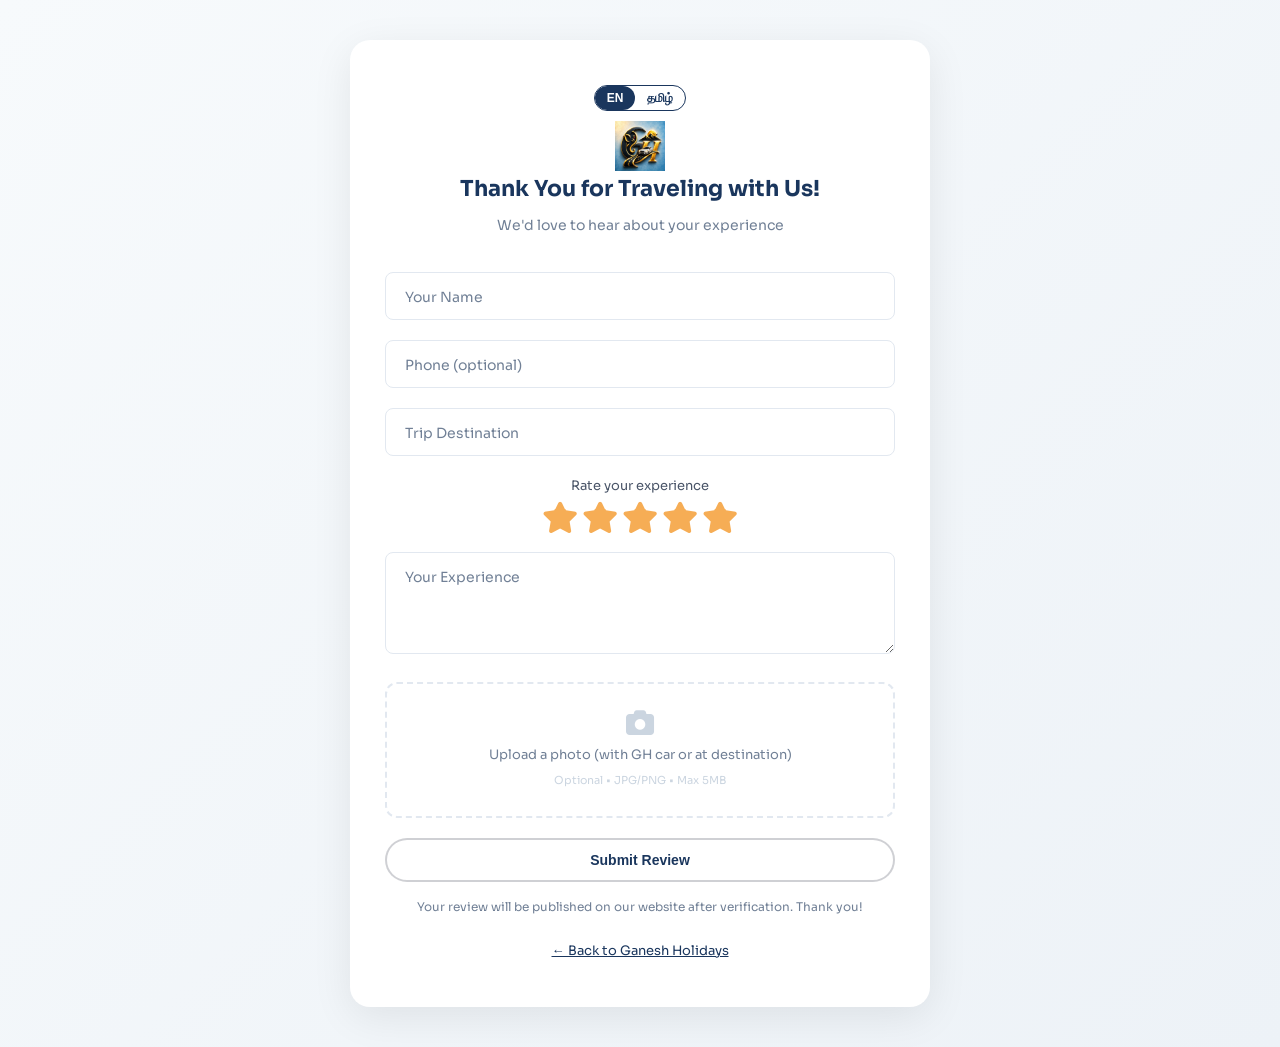
<file: review.html>
<!DOCTYPE html>
<html lang="en">
<head>
    <meta charset="UTF-8">
    <meta name="viewport" content="width=device-width, initial-scale=1.0">
    <title>Share Your Experience - Ganesh Holidays</title>
    <meta name="description" content="Share your travel experience with Ganesh Holidays. Your feedback helps us serve you better.">
    <link rel="icon" type="image/svg+xml" href="assets/favicon.svg">
    <link href="https://fonts.googleapis.com/css2?family=Sora:wght@300;400;600;700&family=Noto+Sans+Tamil:wght@300;400;600;700&display=swap" rel="stylesheet">
    <link rel="stylesheet" href="https://cdnjs.cloudflare.com/ajax/libs/font-awesome/6.5.1/css/all.min.css">
    <link rel="stylesheet" href="css/style.css">
    <style>
        .review-page {
            min-height: 100vh;
            background: linear-gradient(135deg, #f7fafc 0%, #edf2f7 100%);
            padding: 40px 20px;
            display: flex;
            align-items: center;
            justify-content: center;
        }
        .review-container {
            max-width: 580px;
            width: 100%;
            background: white;
            border-radius: 20px;
            padding: 45px 35px;
            box-shadow: 0 10px 40px rgba(0,0,0,0.08);
        }
        .review-header {
            text-align: center;
            margin-bottom: 35px;
        }
        .review-header .icon {
            font-size: 40px;
            margin-bottom: 12px;
        }
        .review-header h1 {
            font-size: 22px;
            color: var(--blue-dark);
            margin-bottom: 8px;
        }
        .review-header p {
            font-size: 14px;
            color: var(--gray-500);
        }
        .review-form {
            display: flex;
            flex-direction: column;
            gap: 20px;
        }
        .star-rating {
            text-align: center;
        }
        .star-rating label {
            font-size: 13px;
            color: var(--gray-600);
            display: block;
            margin-bottom: 8px;
        }
        .stars {
            display: flex;
            justify-content: center;
            gap: 8px;
        }
        .stars i {
            font-size: 28px;
            color: var(--gray-200);
            cursor: pointer;
            transition: color 0.2s, transform 0.2s;
        }
        .stars i:hover,
        .stars i.active {
            color: var(--gold);
            transform: scale(1.15);
        }
        .photo-upload {
            border: 2px dashed var(--gray-200);
            border-radius: var(--radius-md);
            padding: 25px;
            text-align: center;
            cursor: pointer;
            transition: var(--transition);
        }
        .photo-upload:hover {
            border-color: var(--gold);
            background: #fffbf5;
        }
        .photo-upload i {
            font-size: 28px;
            color: var(--gray-300);
            margin-bottom: 8px;
        }
        .photo-upload p {
            font-size: 13px;
            color: var(--gray-500);
        }
        .photo-upload small {
            font-size: 11px;
            color: var(--gray-300);
        }
        .review-lang {
            display: flex;
            justify-content: center;
            margin-bottom: 10px;
        }
        .review-lang .lang-toggle {
            background: transparent;
            border: 1px solid var(--blue-dark);
        }
        .review-lang .lang-btn {
            color: var(--blue-dark);
        }
        .review-lang .lang-btn.active {
            background: var(--blue-dark);
            color: #ffffff;
            border-radius: 18px;
        }
        .review-note {
            text-align: center;
            font-size: 12px;
            color: var(--gray-500);
            margin-top: 15px;
        }
        .back-link {
            text-align: center;
            margin-top: 20px;
        }
        .back-link a {
            color: var(--blue-dark);
            font-size: 13px;
            text-decoration: underline;
        }
    </style>
</head>
<body>
    <div class="review-page">
        <div class="review-container">
            <div class="review-lang">
                <div class="lang-toggle">
                    <button class="lang-btn active" data-lang="en">EN</button>
                    <button class="lang-btn" data-lang="ta">தமிழ்</button>
                </div>
            </div>

            <div class="review-header">
                <div class="icon" style="width:50px; height:50px; margin:0 auto;"><img src="assets/logo.jpg" alt="Ganesh Holidays" style="width:100%; height:100%; object-fit:contain;"></div>
                <h1 data-i18n="review.page.title">Thank You for Traveling with Us!</h1>
                <p data-i18n="review.page.subtitle">We'd love to hear about your experience</p>
            </div>

            <form class="review-form" id="reviewForm">
                <div class="form-group">
                    <input type="text" name="name" required placeholder=" " id="revName">
                    <label for="revName" data-i18n="review.form.name">Your Name</label>
                </div>

                <div class="form-group">
                    <input type="tel" name="phone" placeholder=" " id="revPhone">
                    <label for="revPhone" data-i18n="review.form.phone">Phone (optional)</label>
                </div>

                <div class="form-group">
                    <input type="text" name="destination" required placeholder=" " id="revDest">
                    <label for="revDest" data-i18n="review.form.destination">Trip Destination</label>
                </div>

                <div class="star-rating">
                    <label data-i18n="review.form.rating">Rate your experience</label>
                    <div class="stars" id="starRating">
                        <i class="fas fa-star" data-rating="1"></i>
                        <i class="fas fa-star" data-rating="2"></i>
                        <i class="fas fa-star" data-rating="3"></i>
                        <i class="fas fa-star" data-rating="4"></i>
                        <i class="fas fa-star" data-rating="5"></i>
                    </div>
                    <input type="hidden" name="rating" id="ratingValue" value="5">
                </div>

                <div class="form-group">
                    <textarea name="feedback" rows="4" required placeholder=" " id="revFeedback"></textarea>
                    <label for="revFeedback" data-i18n="review.form.feedback">Your Experience</label>
                </div>

                <div class="photo-upload" id="photoUpload">
                    <i class="fas fa-camera"></i>
                    <p data-i18n="review.form.photo">Upload a photo (with GH car or at destination)</p>
                    <small data-i18n="review.form.photoHint">Optional • JPG/PNG • Max 5MB</small>
                    <input type="file" name="photo" accept="image/*" style="display:none" id="photoInput">
                </div>

                <button type="submit" class="btn btn-primary btn-full" data-i18n="review.form.submit">Submit Review</button>
            </form>

            <p class="review-note" data-i18n="review.form.note">Your review will be published on our website after verification. Thank you!</p>

            <div class="back-link">
                <a href="/" data-i18n="review.back">← Back to Ganesh Holidays</a>
            </div>
        </div>
    </div>

    <script src="js/i18n.js"></script>
    <script>
        // === GOOGLE APPS SCRIPT URL ===
        // Replace this with your actual Apps Script Web App URL after setup
        const APPS_SCRIPT_URL = 'https://script.google.com/macros/s/AKfycby-KUQsQT21ieeWNWbKTj8OyLINmpC22OXIfVM3VmKEwPEM1FkbX4XTpqd12YRw6a6jEQ/exec';

        // Star rating interaction
        const stars = document.querySelectorAll('#starRating i');
        const ratingInput = document.getElementById('ratingValue');

        stars.forEach(star => {
            star.addEventListener('click', () => {
                const rating = star.getAttribute('data-rating');
                ratingInput.value = rating;

                stars.forEach((s, index) => {
                    if (index < rating) {
                        s.classList.add('active');
                    } else {
                        s.classList.remove('active');
                    }
                });
            });

            star.addEventListener('mouseenter', () => {
                const rating = star.getAttribute('data-rating');
                stars.forEach((s, index) => {
                    if (index < rating) {
                        s.style.color = 'var(--gold)';
                    } else {
                        s.style.color = '';
                    }
                });
            });
        });

        document.getElementById('starRating').addEventListener('mouseleave', () => {
            const currentRating = ratingInput.value;
            stars.forEach((s, index) => {
                s.style.color = '';
                if (index < currentRating) {
                    s.classList.add('active');
                }
            });
        });

        // Set all stars active by default (rating 5)
        stars.forEach(s => s.classList.add('active'));

        // Photo upload click
        document.getElementById('photoUpload').addEventListener('click', () => {
            document.getElementById('photoInput').click();
        });

        document.getElementById('photoInput').addEventListener('change', (e) => {
            if (e.target.files.length > 0) {
                const fileName = e.target.files[0].name;
                document.querySelector('#photoUpload p').textContent = '\u2705 ' + fileName;
            }
        });

        // Form submission — sends data to Google Apps Script
        document.getElementById('reviewForm').addEventListener('submit', (e) => {
            e.preventDefault();

            const submitBtn = e.target.querySelector('button[type="submit"]');
            const originalText = submitBtn.textContent;
            submitBtn.textContent = 'Submitting...';
            submitBtn.disabled = true;

            const reviewData = {
                name: document.getElementById('revName').value.trim(),
                phone: document.getElementById('revPhone').value.trim(),
                destination: document.getElementById('revDest').value.trim(),
                rating: ratingInput.value,
                feedback: document.getElementById('revFeedback').value.trim()
            };

            // Validate inputs
            if (!reviewData.name || !reviewData.destination || !reviewData.feedback) {
                submitBtn.textContent = originalText;
                submitBtn.disabled = false;
                alert('Please fill in all required fields.');
                return;
            }

            fetch(APPS_SCRIPT_URL, {
                method: 'POST',
                mode: 'no-cors',
                body: JSON.stringify(reviewData)
            })
            .finally(function() {
                // Hide the review header (Thank you for traveling message)
                var reviewHeader = document.querySelector('.review-header');
                if (reviewHeader) reviewHeader.style.display = 'none';

                // Show success message
                document.querySelector('.review-form').innerHTML = `
                    <div style="text-align:center; padding:30px 0;">
                        <div style="font-size:50px; margin-bottom:15px; color:#48bb78;"><i class="fas fa-check-circle"></i></div>
                        <h2 style="color:var(--blue-dark); margin-bottom:10px;" data-i18n="review.success.title">Thank You!</h2>
                        <p style="color:var(--gray-500); font-size:14px;" data-i18n="review.success.message">Your review has been submitted successfully. It will appear on our website after verification.</p>
                        <a href="/" class="btn btn-primary" style="margin-top:20px; display:inline-block;" data-i18n="review.success.back">Back to Home</a>
                    </div>
                `;
                document.querySelector('.review-note').style.display = 'none';

                // Re-apply translations to the new content
                if (typeof applyTranslations === 'function') {
                    applyTranslations();
                }
            });
        });
    </script>
</body>
</html>
</file>
<file: css/style.css>
/* ============================================
   GANESH TRAVELS - Main Stylesheet
   Color Palette: Blue (#1a365d) + Gold (#f6ad55)
   ============================================ */

/* === RESET & BASE === */
*, *::before, *::after {
    margin: 0;
    padding: 0;
    box-sizing: border-box;
}

:root {
    --blue-dark: #1a365d;
    --blue-mid: #2a4a7f;
    --blue-light: #3b5998;
    --gold: #f6ad55;
    --gold-dark: #dd9a3c;
    --gold-light: #fbd38d;
    --white: #ffffff;
    --gray-50: #f7fafc;
    --gray-100: #edf2f7;
    --gray-200: #e2e8f0;
    --gray-300: #cbd5e0;
    --gray-500: #718096;
    --gray-600: #4a5568;
    --gray-700: #2d3748;
    --gray-900: #1a202c;
    --shadow-sm: 0 2px 8px rgba(0,0,0,0.08);
    --shadow-md: 0 4px 20px rgba(0,0,0,0.1);
    --shadow-lg: 0 10px 40px rgba(0,0,0,0.12);
    --radius-sm: 8px;
    --radius-md: 12px;
    --radius-lg: 20px;
    --transition: all 0.3s ease;
}

html {
    scroll-behavior: smooth;
    scroll-padding-top: 60px;
}

body {
    font-family: 'Sora', sans-serif;
    font-size: 16px;
    line-height: 1.6;
    color: var(--gray-700);
    background: var(--white);
    overflow-x: hidden;
}

body.tamil {
    font-family: 'Noto Sans Tamil', 'Sora', sans-serif;
}

a {
    text-decoration: none;
    color: inherit;
}

img {
    max-width: 100%;
    height: auto;
    display: block;
}

.container {
    max-width: 1200px;
    margin: 0 auto;
    padding: 0 20px;
}

/* === NAVIGATION === */
.navbar {
    position: fixed;
    top: 0;
    left: 0;
    right: 0;
    z-index: 1000;
    background: transparent;
    backdrop-filter: none;
    -webkit-backdrop-filter: none;
    border-bottom: none;
    transition: background 0.4s ease, box-shadow 0.4s ease, backdrop-filter 0.4s ease;
}

.navbar.scrolled {
    /*background: rgba(15, 23, 42, 0.95);      -- commented this dark navy blue*/ 
    background: rgba(255,255,255,0.8); /* half-white */
    backdrop-filter: blur(12px);
    -webkit-backdrop-filter: blur(12px);
    box-shadow: 0 2px 20px rgba(0,0,0,0.3);
}

/* Solid navbar when festival or video — mobile only */
@media (max-width: 768px) {
    body.hero-has-media .navbar {
        background: rgba(15, 23, 42, 0.95) !important;
        backdrop-filter: blur(12px) !important;
        -webkit-backdrop-filter: blur(12px) !important;
    }
}

.nav-container {
    max-width: 1200px;
    height: 70px;          /* Fix header height */
    margin: 0 auto;
    padding: 8px 20px;
    display: flex;
    align-items: center;
    justify-content: space-between;
}

.nav-logo {
    display: flex;
    align-items: center;
    gap: 10px;
}

.logo-icon {
    position: relative;
    flex-shrink: 0;
    /*width: 50px;
    height: 50px; */
    height: 100%;          /* Fill header height */
    width: auto;           /* Scale proportionally */
    display: flex;      /* ensures logo centers */
    align-items: center;/* vertically centers logo */
    overflow: visible;
    border-radius: 0;
    background: none;
}

.logo-img {
    /*width: 100%;
    height: 100%;*/
    max-height: 80px;      /* Logo fits neatly inside header */
    width: auto;
    object-fit: contain;
    object-position: center center;
    border-radius: 0;
    background: none;
}

/* Mobile navbar + logo adjustments */
@media (max-width: 768px) {
    .nav-container {
        height: 60px;          /* Fix header height smaller on mobile */
        padding: 6px 15px;     /* Reduce padding for compact fit */
    }

    .logo-icon {
        height: 100%;          /* Fill header height */
        width: auto;
        display: flex;
        align-items: center;   /* Center logo vertically */
    }

    .logo-img {
        max-height: 60px;      /* Smaller logo for mobile */
        width: auto;
        object-fit: contain;
    }
}

.logo-img-footer {
    filter: brightness(1.1);
}

.logo-text {
    display: flex;
    flex-direction: column;
}

.logo-brand {
    font-family: 'Sora', sans-serif;
    font-weight: 700;
    font-size: 16px;
    color: #ffffff;
    letter-spacing: 1.5px;
    text-shadow: 0 1px 4px rgba(0, 0, 0, 0.4);
}

.logo-tagline {
    font-family: 'Josefin Sans', sans-serif;
    font-weight: 400;
    font-size: 9px;
    color: #f6ad55;
    letter-spacing: 2px;
    text-transform: uppercase;
    text-shadow: 0 1px 4px rgba(0, 0, 0, 0.4);
}

.nav-menu {
    display: flex;
    gap: 28px;
}

.nav-link {
    font-size: 14px;
    font-weight: 600;
    color: #1a365d;          /* Dark blue for contrast  color: #ffffff; */
    transition: var(--transition);
    position: relative;
    text-shadow: 0 1px 4px rgba(0, 0, 0, 0.4);
}

.nav-link::after {
    content: '';
    position: absolute;
    bottom: -4px;
    left: 0;
    width: 0;
    height: 2px;
    background: var(--gold);
    transition: width 0.3s ease;
}

.nav-link:hover {
    color: #ffffff;
}

.nav-link:hover::after {
    width: 100%;
}

.nav-right {
    display: flex;
    align-items: center;
    gap: 15px;
}

.lang-toggle {
    display: flex;
    border: 1px solid #1a365d;   /* dark blue outline */
    border-radius: 20px;         /* single oval shape */
    overflow: hidden;            /* keeps children inside the oval */
    background: transparent;     /* matches header background */
}

.lang-btn {
    flex: 1;                     /* equal width for both buttons */
    border: none;                /* remove individual borders */
    border-radius: 0;            /* no rounded corners on each button */
    background: transparent;
    padding: 5px 12px;
    font-size: 12px;
    font-weight: 600;
    color: #1a365d;              /* dark blue text */
    cursor: pointer;
    transition: var(--transition);
}

.lang-btn.active {
    background: #1a365d;         /* active button filled */
    color: #ffffff;              /* white text when active */
}

.nav-hamburger {
    display: none;
    flex-direction: column;
    gap: 5px;
    background: none;
    border: none;
    cursor: pointer;
    padding: 5px;
}

.nav-hamburger span {
    width: 24px;
    height: 2px;
    background: #ffffff;
    transition: var(--transition);
}

/* === HERO === */
.hero {
    height: auto;
    min-height: 0;
    position: relative;
    display: flex;
    align-items: center;
    justify-content: center;
    padding-top: 0;
    margin-top: 0;
}

/* Hero video */
.hero-video {
    display: none;
}

.hero-img {
    display: none;
}

/* === VIDEO MODE: hero-video.mp4 exists === */
.hero.video-mode {
    height: calc(100vh);
    max-height: calc(100vh);
    overflow: hidden;
}

.hero.video-mode .hero-bg {
    position: absolute;
    inset: 0;
}

.hero.video-mode .hero-video {
    display: block;
    width: 100%;
    height: auto;
    position: absolute;
    top: 0;
    left: 0;
}

.hero.video-mode .hero-scroll {
    display: block;
    position: absolute;
    bottom: 15px;
    left: 50%;
    transform: translateX(-50%);
    z-index: 3;
    cursor: pointer;
    animation: bounceDown 2s infinite;
}

.hero.video-mode .hero-scroll i {
    color: rgba(255, 255, 255, 0.8);
    font-size: 24px;
}

@keyframes bounceDown {
    0%, 100% { transform: translateX(-50%) translateY(0); }
    50% { transform: translateX(-50%) translateY(8px); }
}

.hero.video-mode .hero-img {
    display: none;
}

.hero.video-mode .hero-overlay {
    display: none;
}

.hero.video-mode .hero-content {
    display: none;
}

.hero.video-mode .hero-scroll {
    display: none;
}

/* === FESTIVAL MODE: festival.jpg exists === */
.hero.festival-mode {
    height: calc(100vh);
    max-height: calc(100vh);
    overflow: hidden;
}

.hero.festival-mode .hero-bg {
    position: absolute;
    inset: 0;
}

.hero.festival-mode .hero-video {
    display: none;
}

.hero.festival-mode .hero-img {
    display: block;
    width: 100%;
    height: 100%;
    object-fit: cover;
}

.hero.festival-mode .hero-overlay {
    display: none;
}

.hero.festival-mode .hero-content {
    display: none;
}

.hero.festival-mode .hero-scroll {
    display: none;
}

/* === NORMAL MODE: hero-default.jpg — final fallback with text overlay === */
.hero.normal-mode {
    height: auto;
    min-height: 0;
    padding-top: 0;
    margin-top: 0;
    overflow: hidden;
    position: relative;
}

.hero.normal-mode .hero-bg {
    position: relative;
    width: 100%;
}

.hero.normal-mode .hero-video {
    display: none;
}

.hero.normal-mode .hero-img {
    display: block;
    width: 100%;
    height: auto;
    margin-top: -3px;
    padding-top: 0;
    box-sizing: content-box;
}

.hero.normal-mode .hero-overlay {
    position: absolute;
    top: 70px;
    left: 0;
    right: 0;
    bottom: 0;
    background: none;
}

.hero.normal-mode .hero-content {
    display: block;
    position: absolute;
    top: 50%;
    left: 0;
    right: 0;
    transform: translateY(-50%);
    z-index: 2;
    text-align: center;
    padding: 0 20px;
}

.hero.normal-mode .hero-scroll {
    display: block;
    position: absolute;
    top: calc(50% + 100px);
    left: 50%;
    transform: translateX(-50%);
    z-index: 3;
    cursor: pointer;
    animation: bounceDown 2s infinite;
}

@media (min-width: 769px) {
    .hero.normal-mode .hero-content {
        top: 40%;
    }

    .hero.normal-mode .hero-scroll {
        top: calc(40% + 130px);
    }
}

.hero.normal-mode .hero-scroll i {
    color: rgba(255, 255, 255, 0.8);
    font-size: 24px;
}

.hero.normal-mode .hero-content .btn-primary {
    background: rgba(255, 255, 255, 0.2);
    color: #ffffff;
    border: 2px solid #ffffff;
}

.hero.normal-mode .hero-content .btn-primary:hover {
    background: rgba(255, 255, 255, 0.35);
    border-color: #ffffff;
}

.hero-title {
    font-size: clamp(2rem, 5vw, 3.5rem);
    font-weight: 800;
    color: white;
    margin-bottom: 16px;
    line-height: 1.2;
}

.hero-subtitle {
    font-size: clamp(1rem, 2vw, 1.2rem);
    color: #ffffff;
    max-width: 600px;
    margin: 0 auto 30px;
    font-weight: 300;
}

.hero-scroll {
    position: absolute;
    bottom: 30px;
    left: 50%;
    transform: translateX(-50%);
    color: white;
    font-size: 20px;
    animation: bounce 2s infinite;
}

@keyframes bounce {
    0%, 100% { transform: translateX(-50%) translateY(0); }
    50% { transform: translateX(-50%) translateY(10px); }
}

/* === BUTTONS === */
.btn {
    display: inline-block;
    padding: 12px 28px;
    border-radius: 30px;
    font-size: 14px;
    font-weight: 600;
    cursor: pointer;
    transition: var(--transition);
    border: 2px solid transparent;
    text-align: center;
}

.btn-primary {
    background: rgba(255, 255, 255, 0.15);
    color: var(--blue-dark);
    border: 2px solid rgba(15, 23, 42, 0.2);
    backdrop-filter: blur(10px);
    -webkit-backdrop-filter: blur(10px);
}

.btn-primary:hover {
    background: rgba(255, 255, 255, 0.35);
    border-color: rgba(15, 23, 42, 0.3);
    transform: translateY(-2px);
    box-shadow: 0 8px 25px rgba(0, 0, 0, 0.1);
}

.btn-outline {
    background: rgba(255, 255, 255, 0.15);
    color: var(--blue-dark);
    border: 2px solid rgba(15, 23, 42, 0.2);
    backdrop-filter: blur(10px);
    -webkit-backdrop-filter: blur(10px);
}

.btn-outline:hover {
    background: rgba(255, 255, 255, 0.35);
    border-color: rgba(15, 23, 42, 0.3);
    transform: translateY(-2px);
}

.btn-full {
    width: 100%;
}

/* === SECTIONS === */
.section {
    padding: 40px 0 60px;
}

.section-title {
    font-size: clamp(1.5rem, 3vw, 2.2rem);
    font-weight: 700;
    color: var(--blue-dark);
    text-align: center;
    margin-bottom: 10px;
}

.section-subtitle {
    font-size: 15px;
    color: var(--gray-500);
    text-align: center;
    margin-bottom: 40px;
    font-weight: 300;
}

/* === ABOUT === */
.about {
    background: var(--gray-50);
}

.about-grid {
    display: grid;
    grid-template-columns: 1fr 1fr;
    gap: 50px;
    align-items: center;
}

.about-text p {
    font-size: 15px;
    line-height: 1.8;
    color: var(--gray-600);
}

.stats-grid {
    display: grid;
    grid-template-columns: 1fr 1fr;
    gap: 20px;
}

.stat-card {
    background: white;
    padding: 25px;
    border-radius: var(--radius-md);
    text-align: center;
    box-shadow: var(--shadow-sm);
    transition: var(--transition);
}

.stat-card:hover {
    transform: translateY(-3px);
    box-shadow: var(--shadow-md);
}

.stat-number {
    font-size: 2.5rem;
    font-weight: 800;
    color: var(--gold);
    line-height: 1;
    margin-bottom: 5px;
}

.stat-number::after {
    content: '+';
}

.stat-label {
    font-size: 13px;
    color: var(--gray-500);
    font-weight: 400;
}

/* === SERVICES === */
.services-grid {
    display: grid;
    grid-template-columns: repeat(3, 1fr);
    gap: 25px;
}

.service-card {
    background: white;
    padding: 35px 25px;
    border-radius: var(--radius-md);
    text-align: center;
    box-shadow: var(--shadow-sm);
    transition: var(--transition);
    border: 1px solid var(--gray-100);
}

.service-card:hover {
    transform: translateY(-5px);
    box-shadow: var(--shadow-lg);
    border-color: var(--gold);
}

.service-icon {
    width: 60px;
    height: 60px;
    border-radius: 16px;
    display: flex;
    align-items: center;
    justify-content: center;
    margin: 0 auto 18px;
    font-size: 24px;
}

/* Individual service icon colors */
.service-icon.icon-rental {
    background: rgba(59, 130, 246, 0.1);
    color: #3B82F6;
}

.service-icon.icon-driver {
    background: rgba(139, 92, 246, 0.1);
    color: #8B5CF6;
}

.service-icon.icon-holiday {
    background: rgba(245, 158, 11, 0.1);
    color: #F59E0B;
}

.service-icon.icon-pilgrimage {
    background: rgba(239, 68, 68, 0.1);
    color: #EF4444;
}

.service-icon.icon-family {
    background: rgba(16, 185, 129, 0.1);
    color: #10B981;
}

.service-icon.icon-corporate {
    background: rgba(99, 102, 241, 0.1);
    color: #6366F1;
}

.service-card h3 {
    font-size: 16px;
    color: var(--blue-dark);
    margin-bottom: 10px;
    font-weight: 600;
}

.service-card p {
    font-size: 13px;
    color: var(--gray-500);
    line-height: 1.6;
}

/* === PACKAGES === */
.packages {
    background: var(--gray-50);
}

.packages-grid {
    display: grid;
    grid-template-columns: repeat(3, 1fr);
    gap: 25px;
}

.package-card {
    background: white;
    border-radius: var(--radius-md);
    overflow: hidden;
    box-shadow: var(--shadow-sm);
    transition: var(--transition);
}

.package-card:hover {
    transform: translateY(-5px);
    box-shadow: var(--shadow-lg);
}

.package-img {
    position: relative;
    height: 200px;
    overflow: hidden;
}

.package-img img {
    width: 100%;
    height: 100%;
    object-fit: cover;
    transition: transform 0.5s ease;
}

.package-card:hover .package-img img {
    transform: scale(1.05);
}

.package-badge {
    position: absolute;
    top: 12px;
    left: 12px;
    background: var(--gold);
    color: var(--gray-900);
    padding: 4px 12px;
    border-radius: 20px;
    font-size: 11px;
    font-weight: 700;
}

.package-badge-hot {
    background: #e53e3e;
    color: white;
}

.package-info {
    padding: 20px;
}

.package-info h3 {
    font-size: 17px;
    color: var(--blue-dark);
    margin-bottom: 8px;
    font-weight: 700;
}

.package-duration {
    font-size: 13px;
    color: var(--gray-500);
    margin-bottom: 8px;
}

.package-duration i {
    color: var(--gold);
    margin-right: 5px;
}

.package-price {
    font-size: 13px;
    font-weight: 500;
    color: var(--gray-600);
    margin-bottom: 15px;
    line-height: 1.5;
}

.package-price i {
    color: var(--gold);
    margin-right: 5px;
}

.packages-note {
    text-align: center;
    margin-top: 30px;
    font-size: 15px;
    font-weight: 600;
    color: var(--blue-dark);
    background: #fef9e7;
    padding: 18px 25px;
    border-radius: var(--radius-sm);
    border: 1px solid #f6ad55;
    border-left: 4px solid var(--gold);
}

.packages-note i {
    color: var(--gold);
    margin-right: 8px;
    font-size: 16px;
}

/* === WHY CHOOSE US === */
.whyus-grid {
    display: grid;
    grid-template-columns: repeat(3, 1fr);
    gap: 30px;
}

.whyus-item {
    text-align: center;
    padding: 25px;
}

.whyus-item i {
    font-size: 32px;
    margin-bottom: 15px;
}

.whyus-item .fa-shield-alt {
    color: #10B981;
}

.whyus-item .fa-hand-holding-usd {
    color: #3B82F6;
}

.whyus-item .fa-headset {
    color: #F59E0B;
}

.whyus-item .fa-map-marked-alt {
    color: #EF4444;
}

.whyus-item .fa-cogs {
    color: #8B5CF6;
}

.whyus-item .fa-heart {
    color: #EC4899;
}

.whyus-item h4 {
    font-size: 16px;
    color: var(--blue-dark);
    margin-bottom: 8px;
    font-weight: 600;
}

.whyus-item p {
    font-size: 13px;
    color: var(--gray-500);
    line-height: 1.6;
}

/* === GALLERY === */
.gallery {
    background: var(--gray-50);
}

.gallery-grid {
    display: grid;
    grid-template-columns: repeat(3, 1fr);
    gap: 15px;
}

.gallery-item {
    border-radius: var(--radius-sm);
    overflow: hidden;
    aspect-ratio: 4/3;
    cursor: pointer;
    position: relative;
}

.gallery-item::after {
    content: '';
    position: absolute;
    inset: 0;
    background: rgba(26, 54, 93, 0);
    transition: var(--transition);
}

.gallery-item:hover::after {
    background: rgba(26, 54, 93, 0.2);
}

.gallery-item img {
    width: 100%;
    height: 100%;
    object-fit: cover;
    transition: transform 0.5s ease;
}

.gallery-item:hover img {
    transform: scale(1.08);
}

/* === REVIEWS === */
.reviews-grid {
    display: grid;
    grid-template-columns: repeat(3, 1fr);
    gap: 25px;
}

.review-card {
    background: white;
    padding: 30px;
    border-radius: var(--radius-md);
    box-shadow: var(--shadow-sm);
    border: 1px solid var(--gray-100);
    transition: var(--transition);
    height: 250px;
    display: flex;
    flex-direction: column;
}

.review-card:hover {
    box-shadow: var(--shadow-md);
    transform: translateY(-3px);
}

.review-stars {
    color: var(--gold);
    margin-bottom: 15px;
    font-size: 14px;
}

.review-text {
    font-size: 14px;
    color: var(--gray-600);
    line-height: 1.7;
    margin-bottom: 15px;
    font-style: italic;
    flex: 1;
    overflow: hidden;
    display: -webkit-box;
    -webkit-line-clamp: 4;
    -webkit-box-orient: vertical;
}

.review-read-more {
    font-size: 12px;
    color: var(--gold);
    cursor: pointer;
    font-weight: 600;
    margin-bottom: 15px;
    display: none;
}

.review-read-more:hover {
    color: var(--blue-dark);
    text-decoration: underline;
}

/* Review popup */
.review-popup {
    display: none;
    position: fixed;
    inset: 0;
    z-index: 2500;
    align-items: center;
    justify-content: center;
}

.review-popup.active {
    display: flex;
}

.review-popup-overlay {
    position: absolute;
    inset: 0;
    background: rgba(0, 0, 0, 0.7);
}

.review-popup-content {
    position: relative;
    z-index: 1;
    background: white;
    border-radius: 16px;
    padding: 35px;
    max-width: 500px;
    width: 90%;
    max-height: 80vh;
    overflow-y: auto;
    box-shadow: 0 10px 40px rgba(0,0,0,0.2);
}

.review-popup-close {
    position: absolute;
    top: 12px;
    right: 15px;
    background: none;
    border: none;
    font-size: 24px;
    cursor: pointer;
    color: var(--gray-500);
}

.review-popup-close:hover {
    color: var(--blue-dark);
}

.review-popup-stars {
    color: var(--gold);
    margin-bottom: 15px;
    font-size: 16px;
}

.review-popup-text {
    font-size: 15px;
    color: var(--gray-600);
    line-height: 1.8;
    font-style: italic;
    margin-bottom: 20px;
}

.review-popup-author {
    font-weight: 700;
    color: var(--blue-dark);
    font-size: 14px;
}

.review-popup-trip {
    font-size: 12px;
    color: var(--gray-500);
}

.review-author {
    display: flex;
    align-items: center;
    gap: 12px;
}

.review-avatar {
    width: 40px;
    height: 40px;
    min-width: 40px;
    min-height: 40px;
    background: var(--blue-dark);
    color: white;
    border-radius: 50%;
    display: flex;
    align-items: center;
    justify-content: center;
    font-size: 13px;
    font-weight: 700;
}

.review-author strong {
    font-size: 14px;
    color: var(--blue-dark);
    display: block;
}

.review-author span {
    font-size: 12px;
    color: var(--gray-500);
}

/* Reviews swiper arrows */
.reviews-swiper {
    position: relative;
    padding: 0 45px;
}

.reviews-prev,
.reviews-next {
    color: var(--blue-dark) !important;
    background: #ffffff !important;
    width: 40px !important;
    height: 40px !important;
    border-radius: 50%;
    box-shadow: 0 2px 8px rgba(0,0,0,0.1);
}

.reviews-prev:hover,
.reviews-next:hover {
    background: #f0f0f0 !important;
}

.reviews-prev::after,
.reviews-next::after {
    font-size: 16px !important;
    font-weight: 700 !important;
}

.reviews-prev {
    left: -5px !important;
}

.reviews-next {
    right: -5px !important;
}

@media (max-width: 768px) {
    .reviews-prev,
    .reviews-next {
        display: none !important;
    }

    .reviews-swiper {
        padding: 0 15px;
    }
}

/* Gallery View All Button */
.gallery-cta {
    text-align: center;
    margin-top: 30px;
}

/* Gallery Lightbox */
.gallery-lightbox {
    display: none;
    position: fixed;
    inset: 0;
    z-index: 2000;
    align-items: center;
    justify-content: center;
}

.gallery-lightbox.active {
    display: flex;
}

.lightbox-overlay {
    position: absolute;
    inset: 0;
    background: rgba(0, 0, 0, 0.85);
}

.lightbox-content {
    position: relative;
    z-index: 1;
    width: 90%;
    max-width: 1000px;
    max-height: 85vh;
    overflow-y: auto;
    background: white;
    border-radius: 16px;
    padding: 30px;
}

.lightbox-close {
    position: absolute;
    top: 10px;
    right: 15px;
    background: none;
    border: none;
    font-size: 30px;
    color: var(--gray-600);
    cursor: pointer;
    z-index: 2;
    line-height: 1;
}

.lightbox-close:hover {
    color: var(--blue-dark);
}

.lightbox-grid {
    display: grid;
    grid-template-columns: repeat(3, 1fr);
    gap: 12px;
}

.lightbox-grid img {
    width: 100%;
    height: 180px;
    object-fit: cover;
    border-radius: 8px;
    cursor: pointer;
    transition: transform 0.2s;
}

.lightbox-grid img:hover {
    transform: scale(1.03);
}

@media (max-width: 768px) {
    .lightbox-grid {
        grid-template-columns: repeat(2, 1fr);
    }

    .lightbox-grid img {
        height: 130px;
    }

    .lightbox-content {
        width: 95%;
        padding: 20px 15px;
    }
}

/* Full Image Viewer */
.image-viewer {
    display: none;
    position: fixed;
    inset: 0;
    z-index: 3000;
    align-items: center;
    justify-content: center;
}

.image-viewer.active {
    display: flex;
}

.viewer-overlay {
    position: absolute;
    inset: 0;
    background: rgba(0, 0, 0, 0.95);
}

.viewer-img {
    position: relative;
    z-index: 1;
    max-width: 90%;
    max-height: 85vh;
    object-fit: contain;
    border-radius: 8px;
}

.viewer-close {
    position: absolute;
    top: 15px;
    right: 20px;
    background: none;
    border: none;
    font-size: 35px;
    color: white;
    cursor: pointer;
    z-index: 2;
}

.viewer-prev,
.viewer-next {
    position: absolute;
    top: 50%;
    transform: translateY(-50%);
    background: rgba(255, 255, 255, 0.15);
    border: none;
    color: white;
    font-size: 22px;
    padding: 15px;
    cursor: pointer;
    border-radius: 50%;
    z-index: 2;
    transition: background 0.2s;
}

.viewer-prev:hover,
.viewer-next:hover {
    background: rgba(255, 255, 255, 0.3);
}

.viewer-prev {
    left: 15px;
}

.viewer-next {
    right: 15px;
}

.review-cta {
    text-align: center;
    margin-top: 40px;
}

/* === CONTACT === */
.contact {
    background: var(--gray-50);
}

.contact-grid {
    display: grid;
    grid-template-columns: 1fr 1fr;
    gap: 50px;
}

.contact-info {
    display: flex;
    flex-direction: column;
    gap: 25px;
}

.contact-item {
    display: flex;
    align-items: flex-start;
    gap: 15px;
}

.contact-item i {
    width: 40px;
    height: 40px;
    background: var(--gray-100);
    border-radius: 50%;
    display: flex;
    align-items: center;
    justify-content: center;
    font-size: 16px;
    flex-shrink: 0;
}

.contact-item .fa-phone {
    color: #0078d4;
}

.contact-item .fa-whatsapp {
    color: #25D366;
}

.contact-item .fa-envelope {
    color: #EA4335;
}

.contact-item .fa-map-marker-alt {
    color: #FF6D00;
}

.contact-item strong {
    display: block;
    font-size: 14px;
    color: var(--blue-dark);
    margin-bottom: 3px;
}

.contact-item a,
.contact-item p {
    font-size: 14px;
    color: var(--gray-600);
}

.contact-item a:hover {
    color: var(--gold);
}

.contact-social {
    display: flex;
    gap: 12px;
    margin-top: 10px;
}

.contact-social a {
    width: 40px;
    height: 40px;
    background: var(--gray-100);
    border-radius: 50%;
    display: flex;
    align-items: center;
    justify-content: center;
    color: var(--blue-dark);
    transition: var(--transition);
}

.contact-social a[aria-label="Facebook"] {
    color: #1877F2;
}

.contact-social a[aria-label="Instagram"] {
    color: #E4405F;
}

.contact-social a[aria-label="YouTube"] {
    color: #FF0000;
}

.contact-social a[aria-label="WhatsApp"] {
    color: #25D366;
}

.contact-social a:hover {
    transform: translateY(-3px);
}
}

/* Contact Form */
.contact-form {
    display: flex;
    flex-direction: column;
    gap: 20px;
}

.form-group {
    position: relative;
}

.form-group input,
.form-group textarea {
    width: 100%;
    padding: 14px 16px;
    border: 1px solid var(--gray-200);
    border-radius: var(--radius-sm);
    font-size: 14px;
    font-family: inherit;
    background: white;
    transition: var(--transition);
}

.form-group input:focus,
.form-group textarea:focus {
    outline: none;
    border-color: var(--gold);
    box-shadow: 0 0 0 3px rgba(246, 173, 85, 0.1);
}

.form-group label {
    position: absolute;
    left: 16px;
    top: 14px;
    font-size: 14px;
    color: var(--gray-500);
    transition: var(--transition);
    pointer-events: none;
    background: white;
    padding: 0 4px;
}

.form-group input:focus + label,
.form-group input:not(:placeholder-shown) + label,
.form-group textarea:focus + label,
.form-group textarea:not(:placeholder-shown) + label {
    top: -8px;
    font-size: 11px;
    color: var(--gold);
}

/* === FOOTER === */
.footer {
    background: rgba(255,255,255,0.8); /* half-white */  /* var(--blue-dark); */
    color: var(--blue-dark); /* dark text for contrast color: rgba(255,255,255,0.7); */
    padding: 60px 0 20px;
}

.footer-grid {
    display: grid;
    grid-template-columns: 2fr 1fr 1fr;
    gap: 40px;
    margin-bottom: 40px;
}

.footer-brand p {
    font-size: 13px;
    margin-top: 15px;
    line-height: 1.7;
}

.footer-links h4 {
    color: var(--blue-dark); /*color: white;*/
    font-size: 15px;
    margin-bottom: 15px;
    font-weight: 600;
}

.footer-links a {
    display: block;
    font-size: 13px;
    margin-bottom: 8px;
    transition: var(--transition);
}

.footer-links a:hover {
    color: var(--gold);
    padding-left: 5px;
}

.footer-bottom {
    border-top: 1px solid rgba(255,255,255,0.1);
    padding-top: 20px;
    text-align: center;
    font-size: 13px;
}

/* === BACK TO TOP === */
.back-to-top {
    position: fixed;
    bottom: 30px;
    right: 30px;
    width: 45px;
    height: 45px;
    background: #ffffff;
    color: var(--blue-dark);
    border: none;
    border-radius: 50%;
    cursor: pointer;
    font-size: 16px;
    display: flex;
    align-items: center;
    justify-content: center;
    opacity: 0;
    visibility: hidden;
    transition: var(--transition);
    box-shadow: var(--shadow-md);
    z-index: 999;
}

.back-to-top.visible {
    opacity: 1;
    visibility: visible;
}

.back-to-top:hover {
    transform: translateY(-3px);
    background: #f0f0f0;
}

/* === ANIMATIONS (Fade in on scroll) === */
.fade-in {
    opacity: 0;
    transform: translateY(30px);
    transition: opacity 0.6s ease, transform 0.6s ease;
}

.fade-in.visible {
    opacity: 1;
    transform: translateY(0);
}

/* === DESKTOP: Show swiper sections as grid === */
@media (min-width: 769px) {
    .services-swiper,
    .packages-swiper,
    .whyus-swiper {
        overflow: visible !important;
    }

    .services-swiper .swiper-wrapper,
    .packages-swiper .swiper-wrapper,
    .whyus-swiper .swiper-wrapper {
        display: grid;
        grid-template-columns: repeat(3, 1fr);
        gap: 20px;
    }

    .services-swiper .swiper-slide,
    .packages-swiper .swiper-slide,
    .whyus-swiper .swiper-slide {
        width: 100% !important;
    }
}

/* === RESPONSIVE === */
@media (max-width: 1024px) {
    .services-swiper .swiper-wrapper,
    .packages-swiper .swiper-wrapper,
    .whyus-swiper .swiper-wrapper {
        grid-template-columns: repeat(2, 1fr);
    }

    .footer-grid {
        grid-template-columns: 1fr 1fr;
    }
}

@media (max-width: 768px) {
    .hero.video-mode {
        height: auto;
        max-height: none;
        padding-top: 70px;
        background: #0f172a;
    }

    .hero.video-mode .hero-bg {
        position: relative;
    }

    .hero.video-mode .hero-video {
        width: 100%;
        height: auto;
        object-fit: contain;
        position: relative;
        top: auto;
        left: auto;
    }

    .hero.video-mode .hero-scroll {
        display: none;
    }

    .hero.festival-mode {
        height: auto;
        max-height: none;
        padding-top: 70px;
        background: #0f172a;
    }

    .hero.festival-mode .hero-bg {
        position: relative;
    }

    .hero.festival-mode .hero-img {
        height: auto;
        object-fit: contain;
    }

    /* hero-default.jpg on mobile — full screen portrait style */
    .hero.normal-mode {
        height: 100vh;
        min-height: 500px;
        padding-top: 0;
        margin-top: 0;
    }

    .hero.normal-mode .hero-bg {
        position: absolute;
        inset: 0;
        padding-top: 0;
        margin-top: 0;
    }

    .hero.normal-mode .hero-img {
        height: 100%;
        padding-top: 0;
        margin-top: 0;
        object-fit: cover;
        box-sizing: border-box;
    }

    .hero.normal-mode .hero-overlay {
        top: 0;
    }

    .hero.normal-mode .hero-content {
        position: absolute;
        bottom: auto;
        top: 50%;
        left: 0;
        right: 0;
        transform: translateY(-50%);
        padding-top: 0;
        padding: 0 20px;
    }

    .hero.normal-mode .hero-content .hero-subtitle {
        margin-bottom: 30px;
    }

    .hero.normal-mode .hero-scroll {
        display: none;
        position: static;
        margin: 0;
    }

    .nav-menu {
        position: fixed;
        top: 0;
        right: -100%;
        width: 220px;
        height: 100vh;
        max-height: 100vh;
        background: white;
        flex-direction: column;
        padding: 70px 25px 30px;
        gap: 18px;
        box-shadow: var(--shadow-lg);
        transition: right 0.3s ease;
        border-radius: 0 0 0 16px;
    }

    .nav-menu.active {
        right: 0;
    }

    .nav-menu .nav-link {
        color: #1a365d;
        font-size: 16px;
        font-weight: 600;
    }

    .nav-menu .nav-link:hover {
        color: #f6ad55;
    }

    .nav-hamburger {
        display: flex;
    }

    .nav-hamburger.active span:nth-child(1) {
        transform: rotate(45deg) translate(5px, 5px);
        background: #1a365d;
    }

    .nav-hamburger.active span:nth-child(2) {
        opacity: 0;
    }

    .nav-hamburger.active span:nth-child(3) {
        transform: rotate(-45deg) translate(5px, -5px);
        background: #1a365d;
    }

    .about-grid {
        grid-template-columns: 1fr;
    }

    .services-grid,
    .packages-grid,
    .reviews-grid,
    .whyus-grid,
    .gallery-grid {
        grid-template-columns: 1fr;
    }

    /* Swiper carousel for mobile */
    .services-swiper,
    .packages-swiper,
    .whyus-swiper,
    .gallery-swiper,
    .reviews-swiper {
        overflow: hidden;
        padding: 0 15px;
    }

    .swiper-slide {
        width: 100% !important;
        flex-shrink: 0;
    }

    .gallery-item {
        height: 200px;
        border-radius: var(--radius-sm);
        overflow: hidden;
    }

    .gallery-item img {
        width: 100%;
        height: 100%;
        object-fit: cover;
    }

    .service-card {
        background: #f0f4ff;
        border: 1px solid #d6e0f0;
        min-height: 230px;
        display: flex;
        flex-direction: column;
        justify-content: center;
    }

    .whyus-item {
        background: #f0f4ff;
        border-radius: var(--radius-md);
        box-shadow: var(--shadow-sm);
        border: 1px solid #d6e0f0;
        min-height: 200px;
        display: flex;
        flex-direction: column;
        justify-content: center;
    }

    .contact-grid {
        grid-template-columns: 1fr;
    }

    .footer-grid {
        grid-template-columns: 1fr;
    }

    .hero-title {
        font-size: 2rem;
    }

    .section {
        padding: 30px 0 45px;
    }

    .logo-tagline {
        display: none;
    }
}

@media (max-width: 480px) {
    .stats-grid {
        grid-template-columns: 1fr 1fr;
        gap: 12px;
    }

    .stat-card {
        padding: 18px 12px;
    }

    .stat-number {
        font-size: 1.8rem;
    }

    .lang-toggle {
        padding: 0px;
    }

    .lang-btn {
        padding: 4px 8px;
        font-size: 11px;
    }
}

/* Footer road-trip animation */
.footer {
    position: relative;
    padding-top: 136px;
    overflow: hidden;
}

.footer-road-scene {
    position: absolute;
    inset: 0 0 auto;
    height: 122px;
    pointer-events: none;
    overflow: hidden;
}

.footer-road-scene svg {
    display: block;
    width: 100%;
    height: 100%;
    overflow: visible;
}

.footer-road-edge,
.footer-road-surface,
.footer-road-centerline {
    fill: none;
    stroke-linecap: round;
    stroke-linejoin: round;
}

.footer-road-edge {
    stroke: #f4f2e9;
    stroke-width: 34;
    filter: drop-shadow(0 4px 4px rgba(51, 39, 30, .2));
}

.footer-road-surface {
    stroke: #272b2f;
    stroke-width: 29;
}

.footer-road-centerline {
    stroke: #f3c448;
    stroke-width: 2.2;
    stroke-dasharray: 9 8;
    animation: footer-road-flow 1.6s linear infinite;
}

.footer-road-car,
.footer-road-suitcase {
    filter: drop-shadow(0 2px 2px rgba(20, 25, 28, .35));
}

.footer-road-car,
.footer-road-suitcase {
    opacity: 0;
}

.footer-car-spokes,
.footer-case-spokes {
    transform-box: fill-box;
    transform-origin: center;
}

.footer-car-spokes {
    animation: footer-wheel-roll 1.1s linear infinite;
}

.footer-case-spokes {
    animation: footer-wheel-roll .85s linear infinite;
}

@keyframes footer-road-flow {
    to {
        stroke-dashoffset: -17px;
    }
}

@media (max-width: 480px) {
    .footer-road-centerline {
        stroke-dasharray: 28 34;
        animation: footer-road-flow-mobile 1.6s linear infinite;
    }
}

@keyframes footer-road-flow-mobile {
    to {
        stroke-dashoffset: -62px;
    }
}

@keyframes footer-wheel-roll {
    to {
        transform: rotate(360deg);
    }
}

@media (max-width: 768px) {
    .footer {
        padding-top: 124px;
    }

    .footer-road-scene {
        height: 112px;
    }

    .footer-road-car-art,
    .footer-road-suitcase-art {
        transform-box: fill-box;
        transform-origin: center;
        transform: scaleX(2.4);
    }
}

@media (max-width: 359px) {
    .footer-road-car-art,
    .footer-road-suitcase-art {
        transform: scaleX(2.9);
    }
}

@media (min-width: 431px) and (max-width: 520px) {
    .footer-road-car-art,
    .footer-road-suitcase-art {
        transform: scaleX(2.05);
    }
}

@media (min-width: 521px) and (max-width: 768px) {
    .footer-road-car-art,
    .footer-road-suitcase-art {
        transform: scaleX(1.55);
    }
}
@media (prefers-reduced-motion: reduce) {
    .footer-road-centerline,
    .footer-car-spokes,
    .footer-case-spokes {
        animation: none;
    }

    .footer-road-car,
    .footer-road-suitcase {
        display: none;
    }
}
</file>
